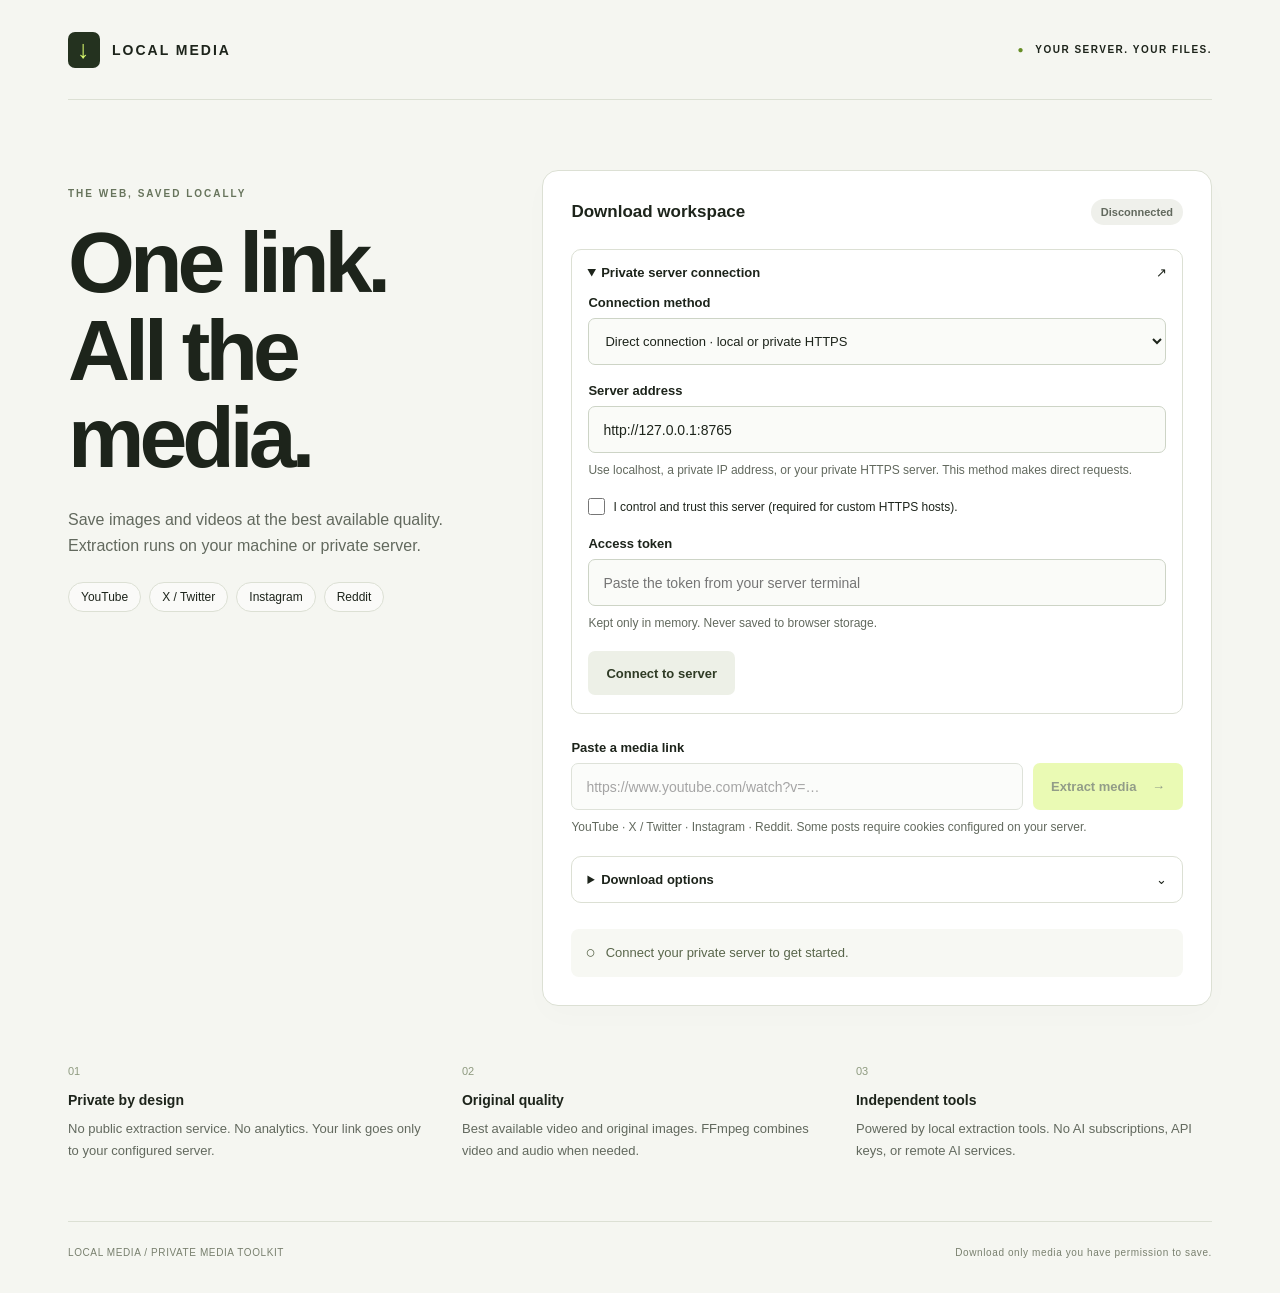
<file: web/index.html>
<!doctype html>
<html lang="en">
<head>
  <meta charset="utf-8">
  <meta name="viewport" content="width=device-width, initial-scale=1">
  <meta name="referrer" content="no-referrer">
  <meta http-equiv="Content-Security-Policy" content="default-src 'self'; connect-src http: https:; img-src 'self' blob: data:; style-src 'self'; script-src 'self'; object-src 'none'; base-uri 'none'; form-action 'none'">
  <title>Local Media — Private media downloader</title>
  <link rel="stylesheet" href="styles.css?v=1.4.0">
  <script src="extension-client.js?v=1.4.0" defer></script>
  <script src="bridge-client.js?v=1.4.0" defer></script>
  <script src="app.js?v=1.4.0" defer></script>
</head>
<body>
  <div class="shell">
    <header class="topbar"><a class="brand" href="./"><span class="brand-mark" aria-hidden="true">↓</span> LOCAL MEDIA</a><span class="privacy"><span aria-hidden="true">●</span> YOUR SERVER. YOUR FILES.</span></header>
    <main>
      <section class="intro" aria-labelledby="page-title"><p class="eyebrow">THE WEB, SAVED LOCALLY</p><h1 id="page-title">One link.<br>All the media.</h1><p class="lede">Save images and videos at the best available quality.<br>Extraction runs on your machine or private server.</p><div class="platforms" aria-label="Supported platforms"><span>YouTube</span><span>X / Twitter</span><span>Instagram</span><span>Reddit</span></div></section>
      <section class="workspace" aria-label="Media downloader">
        <div class="workspace-head"><h2>Download workspace</h2><span id="connection-badge" class="badge">Disconnected</span></div>
        <details id="connection-panel" open><summary>Private server connection <span aria-hidden="true">↗</span></summary>
          <form id="connection-form" class="connection-form">
            <label for="connection-mode">Connection method</label><select id="connection-mode"><option value="extension">Chrome extension · in the background</option><option value="direct">Direct connection · local or private HTTPS</option><option value="bridge">Optional local bridge window</option></select>
            <div id="extension-help" class="notice"><strong>One-time Chrome setup</strong><p>Download and unzip the extension. Open <code>chrome://extensions</code>, turn on Developer mode, choose <strong>Load unpacked</strong>, and select the extension folder. For an update, replace its files and click the extension’s reload button. Reload this page afterward.</p><a class="text-button" href="extension.zip" download>Download Chrome extension</a></div>
            <label for="endpoint">Server address</label><input id="endpoint" type="url" value="http://127.0.0.1:8765" spellcheck="false" autocomplete="off" required aria-describedby="server-help">
            <p id="server-help" class="hint">The extension connects to the companion on your machine at this fixed address, without an extra window.</p>
            <label class="check-label trust-label"><input id="trust-server" type="checkbox"> I control and trust this server (required for custom HTTPS hosts).</label>
            <label for="token">Access token</label><input id="token" type="password" placeholder="Paste the token from your server terminal" autocomplete="off" required aria-describedby="token-help"><p id="token-help" class="hint">Kept only in memory. Never saved to browser storage.</p>
            <div class="connection-actions"><button id="connect" type="submit" class="button secondary">Connect to server</button><button id="disconnect" type="button" class="text-button" hidden>Disconnect</button></div>
          </form>
        </details>
        <div id="dependency-notice" class="notice" hidden></div>
        <form id="extract-form" class="extract-form"><label for="media-url">Paste a media link</label><div class="url-row"><input id="media-url" type="url" placeholder="https://www.youtube.com/watch?v=…" autocomplete="off" spellcheck="false" required disabled><button id="extract" class="button primary" type="submit" disabled>Extract media <span aria-hidden="true">→</span></button></div><p class="hint">YouTube · X / Twitter · Instagram · Reddit. Some posts require cookies configured on your server.</p>
          <details id="download-options"><summary>Download options <span aria-hidden="true">⌄</span></summary><div class="options-body">
            <label for="export-format">Video / audio format</label><select id="export-format"><option value="original">Original · best available video</option><option value="mp4">MP4 · compatible H.264 / AAC</option><option value="mp3">MP3 · audio only</option><option value="wav">WAV · uncompressed audio</option></select>
            <p id="format-help" class="hint">Keep the original video without conversion. Original images are always included unchanged.</p>
            <div id="video-quality"><label for="max-height">Maximum video resolution</label><select id="max-height"><option value="">Highest available</option><option value="360">360p</option><option value="480">480p</option><option value="720">720p</option><option value="1080">1080p</option><option value="1440">1440p</option><option value="2160">2160p / 4K</option><option value="4320">4320p / 8K</option></select><p class="hint">A ceiling on available source quality. Lower resolutions are not upscaled.</p></div>
            <div id="audio-quality" hidden><label for="audio-bitrate">MP3 bitrate</label><select id="audio-bitrate"><option value="320">320 kbps</option><option value="256">256 kbps</option><option value="192">192 kbps</option><option value="128">128 kbps</option></select><p class="hint">Converting to MP3 is lossy. A higher bitrate cannot improve the source.</p></div>
            <div class="trim-row"><div><label for="start-seconds">Start (seconds)</label><input id="start-seconds" type="number" min="0" max="86400" step="0.001" value="0" disabled></div><div><label for="end-seconds">End (seconds, optional)</label><input id="end-seconds" type="number" min="0" max="86400" step="0.001" placeholder="Full duration" disabled></div></div><p id="trim-help" class="hint">Choose MP4, MP3, or WAV to trim video/audio. Images are unaffected.</p>
            <button id="reset-options" class="text-button" type="button">Reset to original quality</button>
          </div></details>
        </form>
        <div id="status" class="status" role="status" aria-live="polite"><span id="status-icon" aria-hidden="true">○</span><p id="status-text">Connect your private server to get started.</p></div>
        <div id="progress-area" hidden><progress id="progress" max="100" aria-label="Extraction progress"></progress><button id="stop-waiting" type="button" class="text-button">Stop waiting</button><p class="hint">Stopping this page’s wait does not cancel work on the server.</p></div>
        <section id="results" hidden aria-labelledby="results-title"><div class="results-heading"><div><p id="result-platform" class="eyebrow"></p><h3 id="results-title">Your media</h3></div><span id="result-count" class="badge"></span></div><div id="result-warnings" class="notice" role="status" hidden></div><div class="selection-bar"><label class="check-label"><input id="select-all" type="checkbox"> Select all</label><button id="download-selected" type="button" class="button primary">Download selected ZIP</button></div><ul id="media-list" class="media-list"></ul></section>
      </section>
      <section class="principles" aria-label="Privacy and quality"><div><span class="principle-number">01</span><h2>Private by design</h2><p>No public extraction service. No analytics. Your link goes only to your configured server.</p></div><div><span class="principle-number">02</span><h2>Original quality</h2><p>Best available video and original images. FFmpeg combines video and audio when needed.</p></div><div><span class="principle-number">03</span><h2>Independent tools</h2><p>Powered by local extraction tools. No AI subscriptions, API keys, or remote AI services.</p></div></section>
    </main>
    <footer><span>LOCAL MEDIA / PRIVATE MEDIA TOOLKIT</span><span>Download only media you have permission to save.</span></footer>
  </div>
</body>
</html>
</file>
<file: web/styles.css>
:root{font-family:Arial,Helvetica,sans-serif;color:#1d241b;background:#f5f6f1;font-synthesis:none;--muted:#62695e;--border:#dce0d4;--accent:#d7f66c}*{box-sizing:border-box}body{margin:0}.shell{max-width:1240px;margin:auto;padding:0 48px}.topbar{height:100px;display:flex;align-items:center;justify-content:space-between;border-bottom:1px solid var(--border)}.brand{color:inherit;text-decoration:none;font-size:14px;font-weight:800;letter-spacing:2px;display:flex;align-items:center;gap:12px}.brand-mark{background:#24321f;color:var(--accent);width:32px;height:36px;display:grid;place-items:center;font-size:25px;border-radius:7px}.privacy{font-size:10px;letter-spacing:1.5px;font-weight:bold}.privacy span{color:#678e26;margin-right:6px}main{padding-top:70px}.intro{margin-bottom:45px}.eyebrow{font-size:10px;font-weight:bold;letter-spacing:2px;color:#67745c;margin:0 0 20px}h1{font-size:clamp(48px,7vw,86px);font-weight:600;line-height:1.02;letter-spacing:-5px;margin:0 0 25px}.lede{font-size:18px;line-height:1.6;color:var(--muted);margin:0 0 24px}.platforms{display:flex;gap:8px;flex-wrap:wrap}.platforms span{font-size:12px;padding:7px 12px;border:1px solid var(--border);border-radius:30px;background:#fff8}.workspace{background:white;border:1px solid var(--border);border-radius:16px;padding:28px;box-shadow:0 10px 30px #26321904}.workspace-head{display:flex;justify-content:space-between;align-items:center;gap:16px;margin-bottom:24px}h2{font-size:17px;margin:0}.badge{display:inline-block;font-size:11px;font-weight:bold;padding:7px 10px;border-radius:25px;background:#eff0eb;color:#62695e;white-space:nowrap}.badge.connected{background:#e9f4d4;color:#38561e}.badge.demo{background:#fff0ca;color:#80590b}details{border:1px solid var(--border);border-radius:10px;margin-bottom:26px}summary{padding:15px;font-size:13px;cursor:pointer;font-weight:bold}summary span{float:right}.connection-form{padding:0 16px 18px;max-width:620px}label{display:block;font-size:13px;font-weight:bold;margin-bottom:8px}input[type=url],input[type=password]{width:100%;font:inherit;font-size:14px;color:inherit;background:#fafbf8;border:1px solid #cdd4c6;border-radius:7px;padding:13px 14px;min-height:47px}input:disabled{opacity:.65}.hint{font-size:12px;line-height:1.6;color:var(--muted);margin:8px 0 18px}.connection-actions{display:flex;gap:16px;align-items:center}.button{border:0;border-radius:7px;padding:13px 18px;font:inherit;font-size:13px;font-weight:bold;cursor:pointer;min-height:44px}.button.primary{background:var(--accent);color:#273c13}.button.secondary{background:#edf0e7;color:#2f3b25}.button:disabled{opacity:.5;cursor:not-allowed}.button:hover:enabled{filter:brightness(.96)}.text-button{font:inherit;font-size:12px;color:#52683a;background:none;border:0;padding:8px 0;cursor:pointer;text-decoration:underline;text-underline-offset:4px}.url-row{display:flex;gap:10px}.url-row input{flex:1;min-width:0}.url-row button{white-space:nowrap}.url-row button span{margin-left:12px}.status{display:flex;align-items:flex-start;gap:10px;background:#f7f8f3;border-radius:8px;padding:14px;color:#59664b;font-size:13px;line-height:1.6}.status p{margin:0;overflow-wrap:anywhere}.status.error{background:#fff1ed;color:#983b25}.status.success{background:#f0f7e4;color:#3e6022}#status-icon{font-size:17px;line-height:1.2}progress{width:100%;height:7px;accent-color:#789c39;margin-top:20px}.notice{padding:14px;border:1px solid #e5d49b;background:#fff9e8;color:#705c26;border-radius:8px;font-size:13px;line-height:1.6;margin-bottom:20px}.results-heading{display:flex;justify-content:space-between;align-items:center;margin-top:28px;gap:15px}.results-heading .eyebrow{margin:0 0 7px}h3{font-size:20px;margin:0;overflow-wrap:anywhere}.selection-bar{display:flex;justify-content:space-between;align-items:center;margin:20px 0 10px;gap:12px}.check-label{display:flex;align-items:center;gap:8px;margin:0;font-size:12px}input[type=checkbox]{width:17px;height:17px;accent-color:#56742f;margin:0;flex-shrink:0}.media-list{padding:0;margin:0;list-style:none}.media-item{display:flex;align-items:center;gap:14px;padding:16px 0;border-top:1px solid var(--border)}.media-symbol{width:42px;height:42px;display:grid;place-items:center;flex-shrink:0;background:#f1f3eb;border-radius:7px;color:#667b4b;font-size:19px}.media-info{min-width:0;flex:1}.media-name{font-size:13px;font-weight:bold;overflow-wrap:anywhere;margin:0 0 5px}.media-meta{font-size:11px;color:var(--muted);margin:0}.media-item .button{flex-shrink:0;font-size:12px;padding:9px 12px}.principles{display:grid;grid-template-columns:repeat(3,1fr);gap:38px;margin:58px 0}.principle-number{display:block;font-size:11px;color:#8f9b80;margin-bottom:15px}.principles h2{font-size:14px;margin-bottom:10px}.principles p{font-size:13px;line-height:1.7;color:var(--muted);margin:0}footer{border-top:1px solid var(--border);padding:25px 0 35px;display:flex;justify-content:space-between;gap:15px;color:#79806f;font-size:10px;letter-spacing:.6px}button:focus-visible,input:focus-visible,summary:focus-visible,a:focus-visible{outline:3px solid #739c35;outline-offset:3px}[hidden]{display:none!important}@media(min-width:1000px){main{display:grid;grid-template-columns:.9fr 1.4fr;gap:44px;align-items:start}.intro{padding-top:18px}.principles{grid-column:1/-1;margin-top:15px}.workspace{min-height:455px}.lede{font-size:16px}}@media(max-width:640px){.shell{padding:0 20px}.topbar{height:76px}.privacy{font-size:8px;letter-spacing:.5px}.brand{font-size:11px;letter-spacing:1px;gap:8px}main{padding-top:40px}h1{letter-spacing:-3px}.lede{font-size:16px}.workspace{padding:19px}.workspace-head h2{font-size:15px}.url-row{flex-direction:column}.principles{grid-template-columns:1fr;gap:26px;margin:38px 0}footer{flex-direction:column;font-size:9px}.selection-bar{align-items:flex-start;flex-direction:column}.media-item{gap:9px}.media-symbol{display:none}.media-item .button{padding:9px;font-size:11px}}
:root .trust-label{font-weight:normal;line-height:1.5;margin-bottom:20px;align-items:flex-start}
#result-warnings{margin-top:16px}
.bridge-page{display:block;max-width:600px;margin:0 auto;padding:38px 28px}.bridge-page .brand-mark{margin-bottom:28px}.bridge-page h1{font-size:54px;letter-spacing:-3px}.bridge-page .lede{font-size:16px}.bridge-page .hint{margin-top:20px}
#connection-mode{width:100%;padding:13px 12px;border:1px solid #cdd4c6;border-radius:7px;background:#fafbf8;color:inherit;font:inherit;font-size:13px;margin-bottom:18px;min-height:47px}#extension-help p{margin:8px 0;font-size:12px}#extension-help a{display:inline-block}select:focus-visible{outline:3px solid #739c35;outline-offset:3px}
.options-body{padding:0 16px 17px}.options-body select,.options-body input[type=number]{width:100%;padding:12px;border:1px solid #cdd4c6;border-radius:7px;background:#fafbf8;color:inherit;font:inherit;font-size:13px;min-height:45px}.trim-row{display:grid;grid-template-columns:1fr 1fr;gap:14px}.options-body input:disabled{background:#f0f1ed}.options-body input[type=number]:focus-visible{outline:3px solid #739c35;outline-offset:3px}@media(max-width:420px){.trim-row{grid-template-columns:1fr}}
</file>
